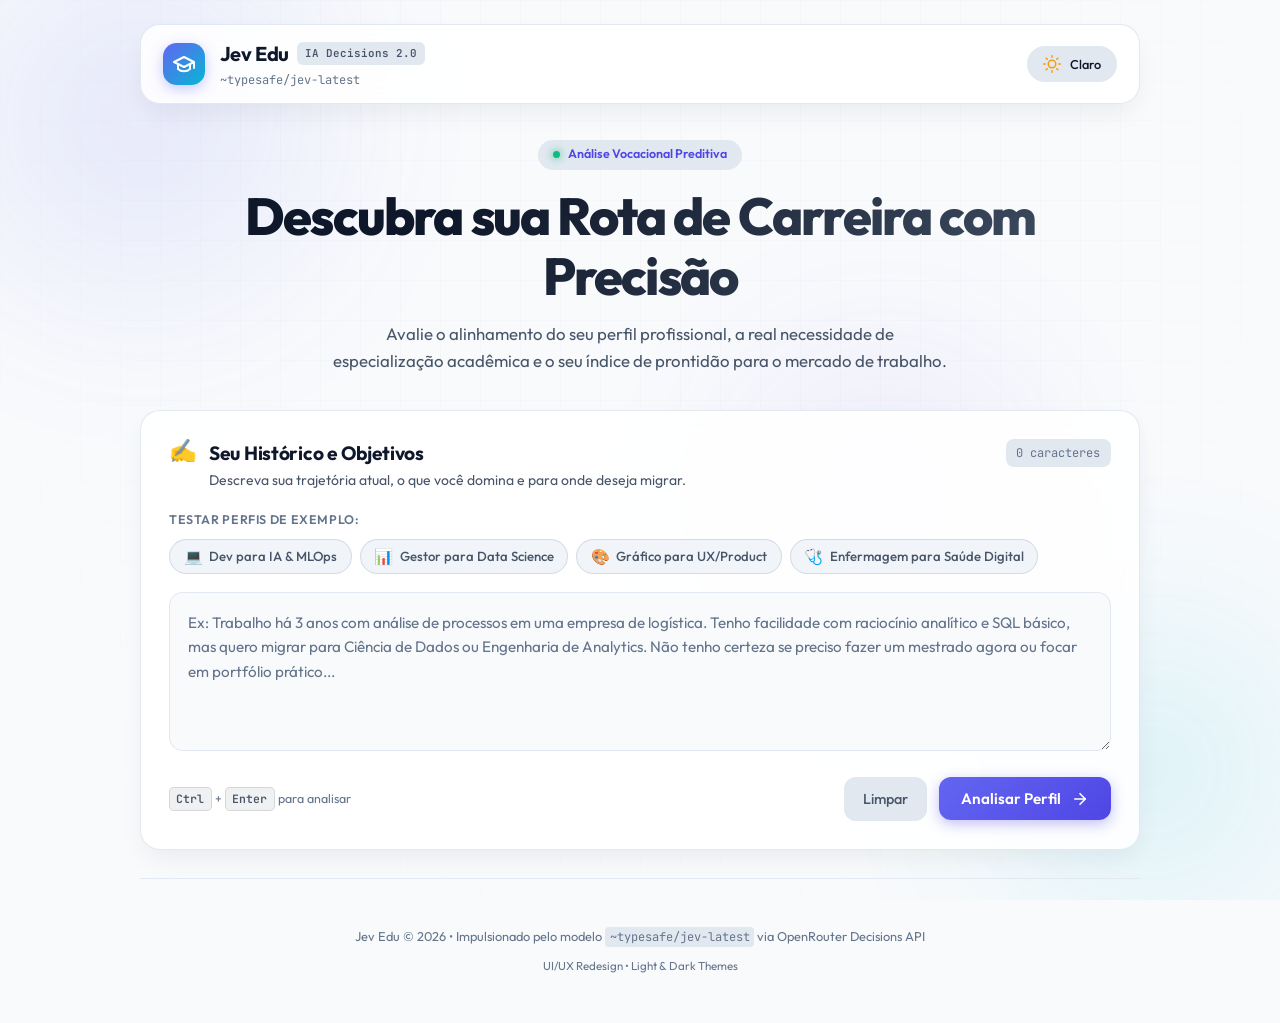
<file: edu/static/index.html>
<!DOCTYPE html>
<html lang="pt-BR" data-theme="dark">
<head>
    <meta charset="UTF-8">
    <meta name="viewport" content="width=device-width, initial-scale=1.0">
    <title>Jev Edu | Orientador Vocacional Inteligente</title>
    <meta name="description" content="Plataforma de orientação vocacional inteligente com diagnóstico preditivo de áreas de carreira, necessidade de pós-graduação e prontidão de mercado.">
    <link rel="preconnect" href="https://fonts.googleapis.com">
    <link rel="preconnect" href="https://fonts.gstatic.com" crossorigin>
    <link href="https://fonts.googleapis.com/css2?family=JetBrains+Mono:wght@400;500;600&family=Outfit:wght@300;400;500;600;700;800&display=swap" rel="stylesheet">
    <link rel="stylesheet" href="styles.css">
</head>
<body>
    <!-- Ambient glowing backgrounds for depth -->
    <div class="ambient-glow" aria-hidden="true">
        <div class="glow-orb orb-primary"></div>
        <div class="glow-orb orb-secondary"></div>
        <div class="glow-orb orb-accent"></div>
        <div class="glow-grid"></div>
    </div>

    <!-- Main App Container -->
    <div class="app-layout">
        <!-- Top Navigation Bar -->
        <nav class="navbar glass-surface">
            <div class="nav-brand">
                <div class="brand-badge">
                    <svg class="brand-icon" viewBox="0 0 24 24" fill="none" stroke="currentColor" stroke-width="2" stroke-linecap="round" stroke-linejoin="round">
                        <path d="M22 10v6M2 10l10-5 10 5-10 5z"/>
                        <path d="M6 12v5c3 3 9 3 12 0v-5"/>
                    </svg>
                </div>
                <div class="brand-info">
                    <div class="brand-title-row">
                        <span class="brand-title">Jev Edu</span>
                        <span class="version-tag">IA Decisions 2.0</span>
                    </div>
                    <span class="brand-model">~typesafe/jev-latest</span>
                </div>
            </div>

            <div class="nav-actions">
                <div class="theme-switch-wrapper">
                    <button id="theme-toggle" class="theme-toggle-btn" aria-label="Alternar tema entre claro e escuro" title="Alternar tema (Claro / Escuro)">
                        <div class="theme-icon-container">
                            <!-- Sun Icon -->
                            <svg class="theme-icon sun-icon" viewBox="0 0 24 24" fill="none" stroke="currentColor" stroke-width="2" stroke-linecap="round" stroke-linejoin="round">
                                <circle cx="12" cy="12" r="5"></circle>
                                <line x1="12" y1="1" x2="12" y2="3"></line>
                                <line x1="12" y1="21" x2="12" y2="23"></line>
                                <line x1="4.22" y1="4.22" x2="5.64" y2="5.64"></line>
                                <line x1="18.36" y1="18.36" x2="19.78" y2="19.78"></line>
                                <line x1="1" y1="12" x2="3" y2="12"></line>
                                <line x1="21" y1="12" x2="23" y2="12"></line>
                                <line x1="4.22" y1="19.78" x2="5.64" y2="18.36"></line>
                                <line x1="18.36" y1="5.64" x2="19.78" y2="4.22"></line>
                            </svg>
                            <!-- Moon Icon -->
                            <svg class="theme-icon moon-icon" viewBox="0 0 24 24" fill="none" stroke="currentColor" stroke-width="2" stroke-linecap="round" stroke-linejoin="round">
                                <path d="M21 12.79A9 9 0 1 1 11.21 3 7 7 0 0 0 21 12.79z"></path>
                            </svg>
                        </div>
                        <span class="theme-label" id="theme-text">Escuro</span>
                    </button>
                </div>
            </div>
        </nav>

        <!-- Main Content -->
        <main class="main-content">
            <!-- Hero Header -->
            <header class="hero-header">
                <div class="hero-badge">
                    <span class="pulse-dot"></span>
                    <span>Análise Vocacional Preditiva</span>
                </div>
                <h1 class="hero-title">Descubra sua Rota de Carreira com Precisão</h1>
                <p class="hero-subtitle">
                    Avalie o alinhamento do seu perfil profissional, a real necessidade de especialização acadêmica e o seu índice de prontidão para o mercado de trabalho.
                </p>
            </header>

            <!-- Input Card -->
            <section class="card input-card glass-surface" aria-labelledby="input-title">
                <div class="card-header">
                    <div class="section-heading">
                        <span class="heading-icon">✍️</span>
                        <div>
                            <h2 id="input-title" class="section-title">Seu Histórico e Objetivos</h2>
                            <p class="section-description">Descreva sua trajetória atual, o que você domina e para onde deseja migrar.</p>
                        </div>
                    </div>
                    <div class="char-count-wrapper">
                        <span id="char-counter" class="mono-badge">0 caracteres</span>
                    </div>
                </div>

                <!-- Example Chips -->
                <div class="presets-container">
                    <span class="presets-label">Testar perfis de exemplo:</span>
                    <div class="presets-chips">
                        <button type="button" class="preset-chip" data-preset="tech">
                            <span class="chip-icon">💻</span> Dev para IA & MLOps
                        </button>
                        <button type="button" class="preset-chip" data-preset="data">
                            <span class="chip-icon">📊</span> Gestor para Data Science
                        </button>
                        <button type="button" class="preset-chip" data-preset="design">
                            <span class="chip-icon">🎨</span> Gráfico para UX/Product
                        </button>
                        <button type="button" class="preset-chip" data-preset="health">
                            <span class="chip-icon">🩺</span> Enfermagem para Saúde Digital
                        </button>
                    </div>
                </div>

                <!-- Profile Textarea -->
                <div class="textarea-wrapper">
                    <textarea 
                        id="profile-input" 
                        rows="5" 
                        placeholder="Ex: Trabalho há 3 anos com análise de processos em uma empresa de logística. Tenho facilidade com raciocínio analítico e SQL básico, mas quero migrar para Ciência de Dados ou Engenharia de Analytics. Não tenho certeza se preciso fazer um mestrado agora ou focar em portfólio prático..."
                        aria-label="Descrição do seu perfil profissional e objetivos"></textarea>
                </div>

                <!-- Input Footer Controls -->
                <div class="input-card-footer">
                    <div class="footer-hints">
                        <span class="shortcut-hint"><kbd>Ctrl</kbd> + <kbd>Enter</kbd> para analisar</span>
                    </div>
                    <div class="footer-actions">
                        <button type="button" id="clear-btn" class="secondary-btn" title="Limpar campo de texto">
                            Limpar
                        </button>
                        <button type="button" id="analyze-btn" class="primary-btn">
                            <span class="btn-text">Analisar Perfil</span>
                            <span class="btn-spinner hidden" aria-hidden="true"></span>
                            <svg class="btn-arrow-icon" viewBox="0 0 24 24" fill="none" stroke="currentColor" stroke-width="2.2" stroke-linecap="round" stroke-linejoin="round">
                                <line x1="5" y1="12" x2="19" y2="12"></line>
                                <polyline points="12 5 19 12 12 19"></polyline>
                            </svg>
                        </button>
                    </div>
                </div>
            </section>

            <!-- Loading State -->
            <section id="loading-state" class="card loading-card glass-surface hidden" aria-live="polite">
                <div class="loading-visual">
                    <div class="radar-spinner">
                        <div class="radar-circle"></div>
                        <div class="radar-scan"></div>
                        <span class="radar-core-icon">🎓</span>
                    </div>
                </div>
                <div class="loading-details">
                    <h3 class="loading-title" id="loading-status-text">Processando seu histórico profissional...</h3>
                    <p class="loading-subtitle">O modelo Jev Decisions está calculando as probabilidades e analisando critérios de pós-graduação.</p>
                    <div class="loading-progress-bar">
                        <div class="loading-progress-fill"></div>
                    </div>
                    <div class="loading-steps">
                        <span class="step-pill active" id="step-1">1. Vetorização</span>
                        <span class="step-pill" id="step-2">2. Áreas Vocacionais</span>
                        <span class="step-pill" id="step-3">3. Métricas Jev</span>
                    </div>
                </div>
            </section>

            <!-- Error State -->
            <div id="error-message" class="card error-card glass-surface hidden" role="alert">
                <div class="error-icon-box">
                    <svg viewBox="0 0 24 24" fill="none" stroke="currentColor" stroke-width="2" stroke-linecap="round" stroke-linejoin="round">
                        <circle cx="12" cy="12" r="10"></circle>
                        <line x1="12" y1="8" x2="12" y2="12"></line>
                        <line x1="12" y1="16" x2="12.01" y2="16"></line>
                    </svg>
                </div>
                <div class="error-content">
                    <h4 class="error-title">Não foi possível concluir a análise</h4>
                    <p id="error-text" class="error-text">Ocorreu um erro ao comunicar com a API do servidor.</p>
                    <div class="error-actions" id="error-actions-box">
                        <button type="button" id="use-mock-btn" class="mock-btn">
                            ⚡ Usar Simulação Demonstrativa (Offline)
                        </button>
                    </div>
                </div>
            </div>

            <!-- Results Section -->
            <section id="results-section" class="results-container hidden" aria-labelledby="results-title">
                <!-- Results Header Bar -->
                <div class="results-top-bar glass-surface">
                    <div class="results-status">
                        <div class="status-indicator"></div>
                        <div>
                            <h2 id="results-title" class="results-main-title">Diagnóstico Vocacional Concluído</h2>
                            <p class="results-timestamp" id="results-timestamp">Gerado agora via Jev Decisions</p>
                        </div>
                    </div>
                    <div class="results-actions">
                        <button type="button" id="copy-summary-btn" class="secondary-btn action-sm-btn" title="Copiar diagnóstico para a área de transferência">
                            <svg viewBox="0 0 24 24" fill="none" stroke="currentColor" stroke-width="2" stroke-linecap="round" stroke-linejoin="round" class="btn-icon-svg">
                                <rect x="9" y="9" width="13" height="13" rx="2" ry="2"></rect>
                                <path d="M5 15H4a2 2 0 0 1-2-2V4a2 2 0 0 1 2-2h9a2 2 0 0 1 2 2v1"></path>
                            </svg>
                            <span>Copiar Relatório</span>
                        </button>
                        <button type="button" id="new-analysis-btn" class="secondary-btn action-sm-btn" title="Iniciar nova consulta">
                            <svg viewBox="0 0 24 24" fill="none" stroke="currentColor" stroke-width="2" stroke-linecap="round" stroke-linejoin="round" class="btn-icon-svg">
                                <path d="M3 12a9 9 0 0 1 15-6.7L21 8"></path>
                                <path d="M21 3v5h-5"></path>
                                <path d="M21 12a9 9 0 0 1-15 6.7L3 16"></path>
                                <path d="M3 21v-5h5"></path>
                            </svg>
                            <span>Nova Consulta</span>
                        </button>
                    </div>
                </div>

                <!-- 3 Pillars Grid -->
                <div class="results-grid">
                    <!-- Card 1: Carreira Recomendada -->
                    <div class="result-card glass-surface card-highlight" id="card-career">
                        <div class="result-card-header">
                            <div class="metric-label-group">
                                <span class="metric-badge">Métrica: Choice</span>
                                <h3 class="metric-title">Área Vocacional Recomendada</h3>
                            </div>
                            <div class="area-badge-icon" id="res-area-icon">🎯</div>
                        </div>

                        <div class="result-card-body">
                            <div class="career-focus-banner">
                                <span class="focus-lead">Direcionamento Principal:</span>
                                <h4 id="res-area-main" class="career-main-title">Tecnologia</h4>
                                <span class="career-match-pill" id="res-area-confidence">Alta Compatibilidade</span>
                            </div>

                            <div class="prob-distribution">
                                <div class="distribution-header">
                                    <span class="sub-label">Distribuição de Probabilidades</span>
                                    <span class="sub-label-dim">Classificação Jev</span>
                                </div>
                                <div class="prob-list" id="res-area-probs">
                                    <!-- Dynamic items rendered via script.js -->
                                </div>
                            </div>
                        </div>
                    </div>

                    <!-- Card 2: Necessidade de Pós-Graduação (Noul) -->
                    <div class="result-card glass-surface" id="card-postgrad">
                        <div class="result-card-header">
                            <div class="metric-label-group">
                                <span class="metric-badge">Métrica: Noul (0 - 1)</span>
                                <h3 class="metric-title">Necessidade de Pós-Graduação</h3>
                            </div>
                            <div class="metric-icon-box">📚</div>
                        </div>

                        <div class="result-card-body align-center">
                            <!-- High-Precision Gauge -->
                            <div class="gauge-card-wrapper">
                                <div class="gauge-box">
                                    <svg viewBox="0 0 200 115" class="precision-gauge" aria-hidden="true">
                                        <!-- Gradient Definition -->
                                        <defs>
                                            <linearGradient id="gaugeGradient" x1="0%" y1="0%" x2="100%" y2="0%">
                                                <stop offset="0%" stop-color="#10b981" />
                                                <stop offset="50%" stop-color="#f59e0b" />
                                                <stop offset="100%" stop-color="#ef4444" />
                                            </linearGradient>
                                        </defs>
                                        <!-- Background Arc -->
                                        <path class="gauge-track" d="M 20 100 A 80 80 0 0 1 180 100" />
                                        <!-- Progress Arc (circumference approx 251.3) -->
                                        <path id="postgrad-gauge" class="gauge-indicator" d="M 20 100 A 80 80 0 0 1 180 100" />
                                    </svg>
                                    <div class="gauge-center-stat">
                                        <span id="res-postgrad-pct" class="gauge-percentage-number mono-font">0%</span>
                                        <span id="res-postgrad-badge" class="level-indicator-pill">Calculando</span>
                                    </div>
                                </div>
                            </div>

                            <div class="recommendation-box">
                                <p id="res-postgrad-text" class="recommendation-narrative">
                                    Avaliando relevância de mestrado, pós ou especialização...
                                </p>
                            </div>
                        </div>
                    </div>

                    <!-- Card 3: Nível de Prontidão (Score) -->
                    <div class="result-card glass-surface" id="card-readiness">
                        <div class="result-card-header">
                            <div class="metric-label-group">
                                <span class="metric-badge">Métrica: Score (0.00 - 1.00)</span>
                                <h3 class="metric-title">Prontidão para o Mercado</h3>
                            </div>
                            <div class="metric-icon-box">🚀</div>
                        </div>

                        <div class="result-card-body align-center">
                            <div class="score-display-wrapper">
                                <div class="score-number-row">
                                    <span id="res-readiness-val" class="score-number mono-font">0.00</span>
                                    <span class="score-max mono-font">/ 1.00</span>
                                </div>
                                <span id="res-readiness-badge" class="level-indicator-pill readiness-pill">Avaliando</span>
                            </div>

                            <!-- Stepped Progress Bar -->
                            <div class="progress-bar-module">
                                <div class="progress-track">
                                    <div id="readiness-bar" class="progress-fill" style="width: 0%"></div>
                                </div>
                                <div class="progress-labels">
                                    <span>Transição Inicial</span>
                                    <span>Intermediário</span>
                                    <span>Mercado Pronto</span>
                                </div>
                            </div>

                            <div class="recommendation-box">
                                <p id="res-readiness-text" class="recommendation-narrative">
                                    Calculando alinhamento prático de competências...
                                </p>
                            </div>
                        </div>
                    </div>
                </div>

                <!-- Card 4: Plano de Ação Estratégico -->
                <div class="card strategic-roadmap glass-surface">
                    <div class="roadmap-header">
                        <div class="roadmap-title-row">
                            <span class="roadmap-icon">🧭</span>
                            <div>
                                <h3 class="roadmap-title">Plano de Ação Estratégico Recomendado</h3>
                                <p class="roadmap-subtitle">Diretrizes sintetizadas pela IA para acelerar sua trajetória profissional</p>
                            </div>
                        </div>
                        <span class="roadmap-tag">Roadmap Jev</span>
                    </div>
                    <div class="roadmap-grid" id="roadmap-items">
                        <div class="roadmap-step">
                            <div class="step-number">01</div>
                            <div class="step-content">
                                <h4 class="step-title" id="action-title-1">Foco de Aprendizado Imediato</h4>
                                <p class="step-text" id="action-desc-1">Aprofunde-se nas ferramentas nucleares da sua área vocacional prioritária.</p>
                            </div>
                        </div>
                        <div class="roadmap-step">
                            <div class="step-number">02</div>
                            <div class="step-content">
                                <h4 class="step-title" id="action-title-2">Estratégia de Especialização</h4>
                                <p class="step-text" id="action-desc-2">Equilibre formações práticas com títulos formais conforme o índice de pós-graduação indicado.</p>
                            </div>
                        </div>
                        <div class="roadmap-step">
                            <div class="step-number">03</div>
                            <div class="step-content">
                                <h4 class="step-title" id="action-title-3">Posicionamento de Mercado</h4>
                                <p class="step-text" id="action-desc-3">Construa evidências concretas de entrega alinhadas ao seu nível de preparo.</p>
                            </div>
                        </div>
                    </div>
                </div>
            </section>
        </main>

        <!-- Footer -->
        <footer class="app-footer">
            <div class="footer-inner">
                <p>Jev Edu &copy; 2026 &bull; Impulsionado pelo modelo <code>~typesafe/jev-latest</code> via OpenRouter Decisions API</p>
                <div class="footer-links">
                    <span class="footer-badge">UI/UX Redesign &bull; Light & Dark Themes</span>
                </div>
            </div>
        </footer>
    </div>

    <!-- Floating Toast Notification -->
    <div id="toast-notification" class="toast-box hidden" role="status" aria-live="polite">
        <div class="toast-icon">✓</div>
        <span id="toast-message" class="toast-text">Notificação</span>
    </div>

    <script src="script.js"></script>
</body>
</html>
</file>
<file: edu/static/styles.css>
/* ==========================================================================
   JEV EDU - DESIGN SYSTEM & THEME TOKENS
   Modern Dark & Light Mode Theme Engine
   Crafted with Emil Kowalski Design Engineering & Accessibility Standards
   ========================================================================== */

/* --------------------------------------------------------------------------
   Theme Variables
   -------------------------------------------------------------------------- */
:root {
    /* Base Color Hues */
    --font-sans: 'Outfit', -apple-system, BlinkMacSystemFont, 'Segoe UI', Roboto, sans-serif;
    --font-mono: 'JetBrains Mono', ui-monospace, SFMono-Regular, Menlo, monospace;
    
    /* Functional Accents */
    --accent-indigo: #6366f1;
    --accent-indigo-hover: #4f46e5;
    --accent-cyan: #06b6d4;
    --accent-cyan-hover: #0891b2;
    --accent-violet: #8b5cf6;
    --status-success: #10b981;
    --status-warning: #f59e0b;
    --status-danger: #ef4444;

    /* Transition timings */
    --ease-out-spring: cubic-bezier(0.23, 1, 0.32, 1);
    --ease-smooth: cubic-bezier(0.16, 1, 0.3, 1);
    --duration-fast: 160ms;
    --duration-normal: 240ms;
    --duration-slow: 400ms;
}

/* --------------------------------------------------------------------------
   DARK THEME (Default)
   -------------------------------------------------------------------------- */
:root[data-theme="dark"],
:root:not([data-theme="light"]) {
    --color-scheme: dark;
    --bg-canvas: #090d16;
    --bg-canvas-subtle: #0d1322;
    --text-primary: #f8fafc;
    --text-secondary: #94a3b8;
    --text-muted: #64748b;
    
    /* Surfaces */
    --surface-glass: rgba(15, 23, 42, 0.72);
    --surface-glass-hover: rgba(22, 32, 56, 0.82);
    --surface-solid: #111827;
    --surface-nested: rgba(8, 14, 26, 0.65);
    --surface-contrast: #1e293b;
    
    /* Borders & Outlines */
    --border-subtle: rgba(255, 255, 255, 0.08);
    --border-medium: rgba(255, 255, 255, 0.14);
    --border-active: rgba(99, 102, 241, 0.6);
    --border-glow: rgba(99, 102, 241, 0.25);
    
    /* Shadows */
    --shadow-sm: 0 2px 8px rgba(0, 0, 0, 0.3);
    --shadow-md: 0 12px 32px -8px rgba(0, 0, 0, 0.45);
    --shadow-lg: 0 24px 48px -12px rgba(0, 0, 0, 0.6);
    --shadow-glow: 0 0 30px -5px rgba(99, 102, 241, 0.25);
    
    /* Badges & Chips */
    --chip-bg: rgba(30, 41, 59, 0.7);
    --chip-border: rgba(255, 255, 255, 0.1);
    --chip-hover-bg: rgba(45, 60, 88, 0.85);
    --kbd-bg: rgba(255, 255, 255, 0.08);
    --kbd-border: rgba(255, 255, 255, 0.15);

    /* Orb background intensities */
    --orb-opacity: 0.35;
    --grid-opacity: 0.06;
}

/* --------------------------------------------------------------------------
   LIGHT THEME
   -------------------------------------------------------------------------- */
:root[data-theme="light"] {
    --color-scheme: light;
    --bg-canvas: #f8fafc;
    --bg-canvas-subtle: #f1f5f9;
    --text-primary: #0f172a;
    --text-secondary: #475569;
    --text-muted: #64748b;
    
    /* Surfaces */
    --surface-glass: rgba(255, 255, 255, 0.88);
    --surface-glass-hover: rgba(255, 255, 255, 0.98);
    --surface-solid: #ffffff;
    --surface-nested: rgba(248, 250, 252, 0.9);
    --surface-contrast: #e2e8f0;
    
    /* Borders & Outlines */
    --border-subtle: rgba(226, 232, 240, 0.95);
    --border-medium: rgba(203, 213, 225, 0.9);
    --border-active: rgba(79, 70, 229, 0.6);
    --border-glow: rgba(79, 70, 229, 0.18);
    
    /* Shadows */
    --shadow-sm: 0 2px 6px rgba(15, 23, 42, 0.04);
    --shadow-md: 0 12px 28px -6px rgba(15, 23, 42, 0.07);
    --shadow-lg: 0 24px 48px -12px rgba(15, 23, 42, 0.1);
    --shadow-glow: 0 0 30px -5px rgba(99, 102, 241, 0.12);
    
    /* Badges & Chips */
    --chip-bg: rgba(241, 245, 249, 0.95);
    --chip-border: rgba(203, 213, 225, 0.8);
    --chip-hover-bg: #e2e8f0;
    --kbd-bg: rgba(15, 23, 42, 0.06);
    --kbd-border: rgba(15, 23, 42, 0.12);

    /* Orb background intensities */
    --orb-opacity: 0.18;
    --grid-opacity: 0.035;
}

/* --------------------------------------------------------------------------
   Reset & Base Styles
   -------------------------------------------------------------------------- */
*, *::before, *::after {
    box-sizing: border-box;
    margin: 0;
    padding: 0;
}

html {
    font-size: 16px;
    color-scheme: var(--color-scheme);
    scroll-behavior: smooth;
    -webkit-text-size-adjust: 100%;
}

body {
    font-family: var(--font-sans);
    background-color: var(--bg-canvas);
    color: var(--text-primary);
    min-height: 100dvh;
    line-height: 1.5;
    overflow-x: hidden;
    position: relative;
    transition: background-color var(--duration-normal) ease, color var(--duration-normal) ease;
}

/* Monospace Utility */
.mono-font, .mono-badge {
    font-family: var(--font-mono);
}

/* --------------------------------------------------------------------------
   Ambient Depth Background (Animated Orbs & Subtle Grid)
   -------------------------------------------------------------------------- */
.ambient-glow {
    position: fixed;
    top: 0;
    left: 0;
    width: 100vw;
    height: 100vh;
    z-index: 0;
    pointer-events: none;
    overflow: hidden;
}

.glow-orb {
    position: absolute;
    border-radius: 50%;
    filter: blur(90px);
    opacity: var(--orb-opacity);
    will-change: transform;
    animation: drift 22s infinite alternate ease-in-out;
}

.orb-primary {
    width: 480px;
    height: 480px;
    background: radial-gradient(circle, var(--accent-indigo) 0%, transparent 70%);
    top: -120px;
    left: -100px;
}

.orb-secondary {
    width: 420px;
    height: 420px;
    background: radial-gradient(circle, var(--accent-cyan) 0%, transparent 70%);
    bottom: -80px;
    right: -80px;
    animation-delay: -7s;
}

.orb-accent {
    width: 360px;
    height: 360px;
    background: radial-gradient(circle, var(--accent-violet) 0%, transparent 70%);
    top: 35%;
    left: 55%;
    animation-delay: -14s;
}

.glow-grid {
    position: absolute;
    inset: 0;
    background-image: linear-gradient(to right, rgba(148, 163, 184, var(--grid-opacity)) 1px, transparent 1px),
                      linear-gradient(to bottom, rgba(148, 163, 184, var(--grid-opacity)) 1px, transparent 1px);
    background-size: 40px 40px;
    mask-image: radial-gradient(ellipse at 50% 25%, black 40%, transparent 85%);
    -webkit-mask-image: radial-gradient(ellipse at 50% 25%, black 40%, transparent 85%);
}

@keyframes drift {
    0% { transform: translate(0, 0) scale(1); }
    50% { transform: translate(45px, 35px) scale(1.08); }
    100% { transform: translate(-30px, 50px) scale(0.96); }
}

/* --------------------------------------------------------------------------
   Layout Structure
   -------------------------------------------------------------------------- */
.app-layout {
    position: relative;
    z-index: 1;
    display: flex;
    flex-direction: column;
    min-height: 100dvh;
    max-width: 1040px;
    margin: 0 auto;
    padding: 1.5rem 1.25rem 3rem;
}

/* --------------------------------------------------------------------------
   Surfaces & Glassmorphism
   -------------------------------------------------------------------------- */
.glass-surface {
    background-color: var(--surface-glass);
    backdrop-filter: blur(16px);
    -webkit-backdrop-filter: blur(16px);
    border: 1px solid var(--border-subtle);
    border-radius: 1.25rem;
    box-shadow: var(--shadow-md);
    transition: background-color var(--duration-normal) ease, 
                border-color var(--duration-normal) ease, 
                box-shadow var(--duration-normal) ease;
}

/* --------------------------------------------------------------------------
   Navbar
   -------------------------------------------------------------------------- */
.navbar {
    display: flex;
    align-items: center;
    justify-content: space-between;
    padding: 0.85rem 1.4rem;
    margin-bottom: 2.25rem;
}

.nav-brand {
    display: flex;
    align-items: center;
    gap: 0.9rem;
}

.brand-badge {
    display: flex;
    align-items: center;
    justify-content: center;
    width: 42px;
    height: 42px;
    background: linear-gradient(135deg, var(--accent-indigo), var(--accent-cyan));
    color: #ffffff;
    border-radius: 0.85rem;
    box-shadow: 0 4px 14px rgba(99, 102, 241, 0.35);
}

.brand-icon {
    width: 24px;
    height: 24px;
}

.brand-info {
    display: flex;
    flex-direction: column;
    gap: 0.15rem;
}

.brand-title-row {
    display: flex;
    align-items: center;
    gap: 0.5rem;
}

.brand-title {
    font-size: 1.25rem;
    font-weight: 700;
    letter-spacing: -0.02em;
    color: var(--text-primary);
}

.version-tag {
    font-size: 0.68rem;
    font-weight: 600;
    font-family: var(--font-mono);
    padding: 0.15rem 0.45rem;
    background-color: var(--surface-contrast);
    color: var(--text-secondary);
    border-radius: 0.375rem;
    border: 1px solid var(--border-subtle);
}

.brand-model {
    font-size: 0.75rem;
    font-family: var(--font-mono);
    color: var(--text-muted);
}

/* Theme Toggle Button */
.theme-switch-wrapper {
    display: flex;
    align-items: center;
}

.theme-toggle-btn {
    display: inline-flex;
    align-items: center;
    gap: 0.6rem;
    padding: 0.5rem 0.9rem;
    background-color: var(--surface-contrast);
    border: 1px solid var(--border-subtle);
    border-radius: 2rem;
    color: var(--text-primary);
    font-family: var(--font-sans);
    font-size: 0.85rem;
    font-weight: 500;
    cursor: pointer;
    user-select: none;
    transition: transform var(--duration-fast) var(--ease-out-spring),
                background-color var(--duration-normal) ease,
                border-color var(--duration-normal) ease;
}

.theme-toggle-btn:hover {
    border-color: var(--border-medium);
}

.theme-toggle-btn:active {
    transform: scale(0.96);
}

.theme-icon-container {
    position: relative;
    width: 18px;
    height: 18px;
}

.theme-icon {
    position: absolute;
    inset: 0;
    width: 18px;
    height: 18px;
    transition: transform var(--duration-normal) var(--ease-out-spring), opacity var(--duration-fast) ease;
}

/* Dark mode: show moon, hide sun */
:root[data-theme="dark"] .sun-icon,
:root:not([data-theme="light"]) .sun-icon {
    opacity: 0;
    transform: rotate(45deg) scale(0.7);
}

:root[data-theme="dark"] .moon-icon,
:root:not([data-theme="light"]) .moon-icon {
    opacity: 1;
    transform: rotate(0) scale(1);
    color: var(--accent-cyan);
}

/* Light mode: show sun, hide moon */
:root[data-theme="light"] .sun-icon {
    opacity: 1;
    transform: rotate(0) scale(1);
    color: #f59e0b;
}

:root[data-theme="light"] .moon-icon {
    opacity: 0;
    transform: rotate(-45deg) scale(0.7);
}

.theme-label {
    font-size: 0.8rem;
    font-weight: 500;
}

/* --------------------------------------------------------------------------
   Hero Header
   -------------------------------------------------------------------------- */
.hero-header {
    text-align: center;
    margin-bottom: 2.25rem;
    padding: 0 1rem;
}

.hero-badge {
    display: inline-flex;
    align-items: center;
    gap: 0.55rem;
    padding: 0.3rem 0.85rem;
    background-color: var(--surface-contrast);
    border: 1px solid var(--border-subtle);
    border-radius: 2rem;
    font-size: 0.78rem;
    font-weight: 600;
    color: var(--accent-indigo);
    margin-bottom: 1.1rem;
}

:root[data-theme="light"] .hero-badge {
    color: var(--accent-indigo-hover);
}

.pulse-dot {
    width: 7px;
    height: 7px;
    border-radius: 50%;
    background-color: var(--status-success);
    box-shadow: 0 0 8px var(--status-success);
    animation: pulse 2s infinite;
}

@keyframes pulse {
    0% { transform: scale(0.9); opacity: 0.7; }
    50% { transform: scale(1.3); opacity: 1; }
    100% { transform: scale(0.9); opacity: 0.7; }
}

.hero-title {
    font-size: clamp(2rem, 4vw + 1rem, 3.25rem);
    font-weight: 800;
    letter-spacing: -0.035em;
    line-height: 1.15;
    margin-bottom: 0.85rem;
    background: linear-gradient(135deg, var(--text-primary) 30%, var(--text-secondary) 100%);
    -webkit-background-clip: text;
    -webkit-text-fill-color: transparent;
}

.hero-subtitle {
    font-size: 1.05rem;
    font-weight: 400;
    color: var(--text-secondary);
    max-width: 620px;
    margin: 0 auto;
    line-height: 1.6;
}

/* --------------------------------------------------------------------------
   Card Components
   -------------------------------------------------------------------------- */
.card {
    border-radius: 1.25rem;
    padding: 1.75rem;
    margin-bottom: 1.75rem;
}

.card-header {
    display: flex;
    align-items: flex-start;
    justify-content: space-between;
    gap: 1rem;
    margin-bottom: 1.25rem;
}

.section-heading {
    display: flex;
    align-items: flex-start;
    gap: 0.75rem;
}

.heading-icon {
    font-size: 1.4rem;
    line-height: 1;
}

.section-title {
    font-size: 1.2rem;
    font-weight: 700;
    letter-spacing: -0.015em;
    color: var(--text-primary);
    margin-bottom: 0.2rem;
}

.section-description {
    font-size: 0.875rem;
    color: var(--text-secondary);
    line-height: 1.4;
}

.mono-badge {
    display: inline-block;
    padding: 0.25rem 0.6rem;
    background-color: var(--surface-contrast);
    border: 1px solid var(--border-subtle);
    border-radius: 0.5rem;
    font-size: 0.75rem;
    color: var(--text-muted);
}

/* --------------------------------------------------------------------------
   Presets Chips (Interactive Quick Tests)
   -------------------------------------------------------------------------- */
.presets-container {
    margin-bottom: 1.15rem;
}

.presets-label {
    display: block;
    font-size: 0.78rem;
    font-weight: 600;
    text-transform: uppercase;
    letter-spacing: 0.05em;
    color: var(--text-muted);
    margin-bottom: 0.55rem;
}

.presets-chips {
    display: flex;
    flex-wrap: wrap;
    gap: 0.5rem;
}

.preset-chip {
    display: inline-flex;
    align-items: center;
    gap: 0.4rem;
    padding: 0.45rem 0.85rem;
    background-color: var(--chip-bg);
    border: 1px solid var(--chip-border);
    border-radius: 2rem;
    color: var(--text-secondary);
    font-family: var(--font-sans);
    font-size: 0.825rem;
    font-weight: 500;
    cursor: pointer;
    transition: transform var(--duration-fast) var(--ease-out-spring),
                background-color var(--duration-fast) ease,
                border-color var(--duration-fast) ease,
                color var(--duration-fast) ease;
}

.preset-chip:hover {
    background-color: var(--chip-hover-bg);
    border-color: var(--border-medium);
    color: var(--text-primary);
    transform: translateY(-1px);
}

.preset-chip:active {
    transform: scale(0.97);
}

.chip-icon {
    font-size: 0.95rem;
}

/* --------------------------------------------------------------------------
   Textarea & Form Elements
   -------------------------------------------------------------------------- */
.textarea-wrapper {
    position: relative;
    margin-bottom: 1.25rem;
}

textarea {
    width: 100%;
    min-height: 130px;
    background-color: var(--surface-nested);
    border: 1px solid var(--border-subtle);
    border-radius: 0.875rem;
    color: var(--text-primary);
    font-family: var(--font-sans);
    font-size: 0.95rem;
    line-height: 1.6;
    padding: 1.1rem;
    resize: vertical;
    transition: border-color var(--duration-fast) ease,
                box-shadow var(--duration-fast) ease,
                background-color var(--duration-fast) ease;
}

textarea::placeholder {
    color: var(--text-muted);
}

textarea:focus {
    outline: none;
    border-color: var(--border-active);
    box-shadow: 0 0 0 3px var(--border-glow);
}

/* Input Footer */
.input-card-footer {
    display: flex;
    align-items: center;
    justify-content: space-between;
    gap: 1rem;
    flex-wrap: wrap;
}

.footer-hints {
    display: flex;
    align-items: center;
    gap: 0.5rem;
}

.shortcut-hint {
    font-size: 0.78rem;
    color: var(--text-muted);
}

kbd {
    display: inline-block;
    padding: 0.15rem 0.4rem;
    font-family: var(--font-mono);
    font-size: 0.72rem;
    font-weight: 600;
    background-color: var(--kbd-bg);
    border: 1px solid var(--kbd-border);
    border-radius: 0.3rem;
    color: var(--text-secondary);
}

.footer-actions {
    display: flex;
    align-items: center;
    gap: 0.75rem;
}

/* --------------------------------------------------------------------------
   Buttons (Emil Kowalski Tactile Spec)
   -------------------------------------------------------------------------- */
.primary-btn {
    display: inline-flex;
    align-items: center;
    justify-content: center;
    gap: 0.6rem;
    background: linear-gradient(135deg, var(--accent-indigo) 0%, var(--accent-indigo-hover) 100%);
    color: #ffffff;
    border: none;
    border-radius: 0.75rem;
    padding: 0.75rem 1.4rem;
    font-family: var(--font-sans);
    font-size: 0.95rem;
    font-weight: 600;
    cursor: pointer;
    box-shadow: 0 4px 14px rgba(79, 70, 229, 0.35);
    transition: transform var(--duration-fast) var(--ease-out-spring),
                box-shadow var(--duration-fast) ease,
                filter var(--duration-fast) ease;
}

.primary-btn:hover {
    filter: brightness(1.06);
    box-shadow: 0 6px 20px rgba(79, 70, 229, 0.45);
    transform: translateY(-1px);
}

.primary-btn:active {
    transform: scale(0.97);
}

.primary-btn:disabled {
    opacity: 0.65;
    cursor: not-allowed;
    transform: none !important;
    box-shadow: none !important;
}

.btn-arrow-icon {
    width: 18px;
    height: 18px;
    transition: transform var(--duration-fast) var(--ease-out-spring);
}

.primary-btn:hover .btn-arrow-icon {
    transform: translateX(2px);
}

.secondary-btn {
    display: inline-flex;
    align-items: center;
    justify-content: center;
    gap: 0.5rem;
    background-color: var(--surface-contrast);
    border: 1px solid var(--border-subtle);
    border-radius: 0.75rem;
    padding: 0.75rem 1.1rem;
    color: var(--text-secondary);
    font-family: var(--font-sans);
    font-size: 0.9rem;
    font-weight: 500;
    cursor: pointer;
    transition: transform var(--duration-fast) var(--ease-out-spring),
                border-color var(--duration-fast) ease,
                color var(--duration-fast) ease;
}

.secondary-btn:hover {
    border-color: var(--border-medium);
    color: var(--text-primary);
}

.secondary-btn:active {
    transform: scale(0.97);
}

.action-sm-btn {
    padding: 0.5rem 0.85rem;
    font-size: 0.825rem;
    border-radius: 0.6rem;
}

.btn-icon-svg {
    width: 15px;
    height: 15px;
}

/* --------------------------------------------------------------------------
   Loading State (Interactive Multi-Step Radar)
   -------------------------------------------------------------------------- */
.loading-card {
    display: flex;
    align-items: center;
    gap: 2rem;
    padding: 2.25rem;
    animation: fadeIn 300ms var(--ease-out-spring);
}

.loading-visual {
    flex-shrink: 0;
}

.radar-spinner {
    position: relative;
    width: 72px;
    height: 72px;
    display: flex;
    align-items: center;
    justify-content: center;
}

.radar-circle {
    position: absolute;
    inset: 0;
    border-radius: 50%;
    border: 2px dashed rgba(99, 102, 241, 0.4);
    animation: spin 8s linear infinite;
}

.radar-scan {
    position: absolute;
    inset: -4px;
    border-radius: 50%;
    border: 3px solid transparent;
    border-top-color: var(--accent-indigo);
    border-right-color: var(--accent-cyan);
    animation: spin 1.2s cubic-bezier(0.5, 0.1, 0.5, 0.9) infinite;
}

.radar-core-icon {
    font-size: 1.6rem;
    animation: floatSlow 3s ease-in-out infinite alternate;
}

.loading-details {
    flex: 1;
}

.loading-title {
    font-size: 1.15rem;
    font-weight: 700;
    color: var(--text-primary);
    margin-bottom: 0.3rem;
}

.loading-subtitle {
    font-size: 0.85rem;
    color: var(--text-secondary);
    margin-bottom: 1rem;
}

.loading-progress-bar {
    width: 100%;
    height: 6px;
    background-color: var(--surface-nested);
    border-radius: 3px;
    overflow: hidden;
    margin-bottom: 0.85rem;
}

.loading-progress-fill {
    width: 35%;
    height: 100%;
    background: linear-gradient(90deg, var(--accent-indigo), var(--accent-cyan));
    border-radius: 3px;
    animation: loadingBar 1.8s infinite ease-in-out;
}

@keyframes loadingBar {
    0% { transform: translateX(-100%); width: 30%; }
    50% { width: 60%; }
    100% { transform: translateX(350%); width: 30%; }
}

.loading-steps {
    display: flex;
    gap: 0.5rem;
    flex-wrap: wrap;
}

.step-pill {
    font-size: 0.72rem;
    font-family: var(--font-mono);
    padding: 0.2rem 0.55rem;
    background-color: var(--surface-contrast);
    border-radius: 0.35rem;
    color: var(--text-muted);
}

.step-pill.active {
    background-color: rgba(99, 102, 241, 0.15);
    color: var(--accent-indigo);
    border: 1px solid rgba(99, 102, 241, 0.3);
}

@keyframes spin {
    to { transform: rotate(360deg); }
}

@keyframes floatSlow {
    0% { transform: translateY(0); }
    100% { transform: translateY(-4px); }
}

/* --------------------------------------------------------------------------
   Error State
   -------------------------------------------------------------------------- */
.error-card {
    display: flex;
    align-items: flex-start;
    gap: 1.25rem;
    border-color: rgba(239, 68, 68, 0.35);
    background-color: rgba(239, 68, 68, 0.05);
}

.error-icon-box {
    width: 36px;
    height: 36px;
    border-radius: 50%;
    background-color: rgba(239, 68, 68, 0.15);
    color: var(--status-danger);
    display: flex;
    align-items: center;
    justify-content: center;
    flex-shrink: 0;
}

.error-icon-box svg {
    width: 20px;
    height: 20px;
}

.error-title {
    font-size: 1rem;
    font-weight: 700;
    color: var(--status-danger);
    margin-bottom: 0.25rem;
}

.error-text {
    font-size: 0.875rem;
    color: var(--text-secondary);
    margin-bottom: 0.75rem;
}

.mock-btn {
    background-color: var(--surface-contrast);
    border: 1px solid var(--border-medium);
    border-radius: 0.5rem;
    padding: 0.45rem 0.85rem;
    color: var(--text-primary);
    font-size: 0.8rem;
    font-weight: 600;
    cursor: pointer;
    transition: transform var(--duration-fast) var(--ease-out-spring), background-color var(--duration-fast) ease;
}

.mock-btn:hover {
    background-color: var(--chip-hover-bg);
}

.mock-btn:active {
    transform: scale(0.97);
}

/* --------------------------------------------------------------------------
   Results Section Layout
   -------------------------------------------------------------------------- */
.results-container {
    animation: enterResult 350ms var(--ease-out-spring);
}

@keyframes enterResult {
    from {
        opacity: 0;
        transform: translateY(12px) scale(0.98);
    }
    to {
        opacity: 1;
        transform: translateY(0) scale(1);
    }
}

.results-top-bar {
    display: flex;
    align-items: center;
    justify-content: space-between;
    gap: 1rem;
    padding: 1.1rem 1.5rem;
    margin-bottom: 1.5rem;
    flex-wrap: wrap;
}

.results-status {
    display: flex;
    align-items: center;
    gap: 0.85rem;
}

.status-indicator {
    width: 10px;
    height: 10px;
    border-radius: 50%;
    background-color: var(--status-success);
    box-shadow: 0 0 10px var(--status-success);
}

.results-main-title {
    font-size: 1.15rem;
    font-weight: 700;
    letter-spacing: -0.015em;
    color: var(--text-primary);
}

.results-timestamp {
    font-size: 0.78rem;
    font-family: var(--font-mono);
    color: var(--text-muted);
}

.results-actions {
    display: flex;
    align-items: center;
    gap: 0.6rem;
}

/* Grid System for 3 Metric Cards */
.results-grid {
    display: grid;
    grid-template-columns: 1fr;
    gap: 1.5rem;
    margin-bottom: 1.75rem;
}

@media (min-width: 860px) {
    .results-grid {
        grid-template-columns: repeat(3, 1fr);
    }
    
    .card-highlight {
        grid-column: span 1;
    }
}

/* Metric Result Card Styling */
.result-card {
    display: flex;
    flex-direction: column;
    padding: 1.6rem;
    border-radius: 1.25rem;
}

.result-card-header {
    display: flex;
    align-items: flex-start;
    justify-content: space-between;
    gap: 0.5rem;
    margin-bottom: 1.35rem;
    padding-bottom: 0.85rem;
    border-bottom: 1px solid var(--border-subtle);
}

.metric-label-group {
    display: flex;
    flex-direction: column;
    gap: 0.25rem;
}

.metric-badge {
    font-size: 0.7rem;
    font-family: var(--font-mono);
    text-transform: uppercase;
    letter-spacing: 0.04em;
    color: var(--accent-indigo);
    font-weight: 600;
}

.metric-title {
    font-size: 1rem;
    font-weight: 700;
    color: var(--text-primary);
    line-height: 1.25;
}

.area-badge-icon, .metric-icon-box {
    font-size: 1.5rem;
    line-height: 1;
}

.result-card-body {
    flex: 1;
    display: flex;
    flex-direction: column;
}

.result-card-body.align-center {
    align-items: center;
    text-align: center;
}

/* --------------------------------------------------------------------------
   Card 1: Carreira Recomendada
   -------------------------------------------------------------------------- */
.career-focus-banner {
    background-color: var(--surface-nested);
    border: 1px solid var(--border-subtle);
    border-radius: 0.875rem;
    padding: 1rem;
    margin-bottom: 1.25rem;
}

.focus-lead {
    display: block;
    font-size: 0.72rem;
    text-transform: uppercase;
    font-weight: 600;
    letter-spacing: 0.04em;
    color: var(--text-muted);
    margin-bottom: 0.2rem;
}

.career-main-title {
    font-size: 1.65rem;
    font-weight: 800;
    letter-spacing: -0.025em;
    color: var(--text-primary);
    margin-bottom: 0.35rem;
    background: linear-gradient(135deg, var(--accent-indigo), var(--accent-cyan));
    -webkit-background-clip: text;
    -webkit-text-fill-color: transparent;
}

.career-match-pill {
    display: inline-block;
    padding: 0.15rem 0.55rem;
    background-color: rgba(16, 185, 129, 0.15);
    border: 1px solid rgba(16, 185, 129, 0.3);
    color: var(--status-success);
    font-size: 0.72rem;
    font-weight: 600;
    border-radius: 1rem;
}

.prob-distribution {
    display: flex;
    flex-direction: column;
    gap: 0.65rem;
}

.distribution-header {
    display: flex;
    justify-content: space-between;
    font-size: 0.75rem;
    color: var(--text-muted);
    font-weight: 500;
    margin-bottom: 0.2rem;
}

.prob-list {
    display: flex;
    flex-direction: column;
    gap: 0.6rem;
}

.prob-item {
    display: flex;
    flex-direction: column;
    gap: 0.25rem;
}

.prob-item-header {
    display: flex;
    align-items: center;
    justify-content: space-between;
    font-size: 0.8rem;
}

.prob-name {
    font-weight: 600;
    color: var(--text-secondary);
}

.prob-item.is-top .prob-name {
    color: var(--text-primary);
}

.prob-pct {
    font-family: var(--font-mono);
    font-size: 0.78rem;
    font-weight: 600;
    color: var(--text-muted);
}

.prob-bar-track {
    width: 100%;
    height: 7px;
    background-color: var(--surface-nested);
    border-radius: 4px;
    overflow: hidden;
}

.prob-bar-fill {
    height: 100%;
    background-color: var(--accent-indigo);
    border-radius: 4px;
    transition: width 1s var(--ease-smooth);
}

.prob-item.is-top .prob-bar-fill {
    background: linear-gradient(90deg, var(--accent-indigo), var(--accent-cyan));
}

/* --------------------------------------------------------------------------
   Card 2: Gauge de Pós-Graduação (Noul)
   -------------------------------------------------------------------------- */
.gauge-card-wrapper {
    width: 100%;
    max-width: 200px;
    margin-bottom: 1rem;
}

.gauge-box {
    position: relative;
    width: 100%;
    height: auto;
}

.precision-gauge {
    width: 100%;
    display: block;
}

.gauge-track {
    fill: none;
    stroke: var(--surface-nested);
    stroke-width: 14;
    stroke-linecap: round;
}

.gauge-indicator {
    fill: none;
    stroke: url(#gaugeGradient);
    stroke-width: 14;
    stroke-linecap: round;
    stroke-dasharray: 251.3;
    stroke-dashoffset: 251.3;
    transition: stroke-dashoffset 1.4s var(--ease-smooth);
}

.gauge-center-stat {
    position: absolute;
    bottom: 0px;
    left: 50%;
    transform: translateX(-50%);
    display: flex;
    flex-direction: column;
    align-items: center;
    gap: 0.2rem;
}

.gauge-percentage-number {
    font-size: 2.25rem;
    font-weight: 800;
    line-height: 1;
    color: var(--text-primary);
}

.level-indicator-pill {
    font-size: 0.72rem;
    font-weight: 600;
    padding: 0.2rem 0.6rem;
    border-radius: 1rem;
    background-color: var(--surface-contrast);
    color: var(--text-secondary);
    border: 1px solid var(--border-subtle);
}

/* --------------------------------------------------------------------------
   Card 3: Nível de Prontidão (Score)
   -------------------------------------------------------------------------- */
.score-display-wrapper {
    display: flex;
    flex-direction: column;
    align-items: center;
    gap: 0.4rem;
    margin-bottom: 1.25rem;
}

.score-number-row {
    display: flex;
    align-items: baseline;
    gap: 0.25rem;
}

.score-number {
    font-size: 2.75rem;
    font-weight: 800;
    color: var(--text-primary);
    line-height: 1;
}

.score-max {
    font-size: 1rem;
    color: var(--text-muted);
}

.readiness-pill {
    background-color: rgba(99, 102, 241, 0.1);
    color: var(--accent-indigo);
    border-color: rgba(99, 102, 241, 0.25);
}

.progress-bar-module {
    width: 100%;
    margin-bottom: 1.25rem;
}

.progress-track {
    width: 100%;
    height: 10px;
    background-color: var(--surface-nested);
    border-radius: 5px;
    overflow: hidden;
    margin-bottom: 0.45rem;
}

.progress-fill {
    height: 100%;
    border-radius: 5px;
    background: linear-gradient(90deg, var(--status-danger) 0%, var(--status-warning) 50%, var(--status-success) 100%);
    transition: width 1.4s var(--ease-smooth);
}

.progress-labels {
    display: flex;
    justify-content: space-between;
    font-size: 0.7rem;
    color: var(--text-muted);
}

.recommendation-box {
    background-color: var(--surface-nested);
    border: 1px solid var(--border-subtle);
    border-radius: 0.75rem;
    padding: 0.85rem 1rem;
    width: 100%;
}

.recommendation-narrative {
    font-size: 0.85rem;
    line-height: 1.45;
    color: var(--text-secondary);
}

/* --------------------------------------------------------------------------
   Card 4: Strategic Roadmap
   -------------------------------------------------------------------------- */
.strategic-roadmap {
    margin-top: 0.5rem;
}

.roadmap-header {
    display: flex;
    align-items: center;
    justify-content: space-between;
    gap: 1rem;
    margin-bottom: 1.4rem;
    flex-wrap: wrap;
}

.roadmap-title-row {
    display: flex;
    align-items: center;
    gap: 0.75rem;
}

.roadmap-icon {
    font-size: 1.5rem;
}

.roadmap-title {
    font-size: 1.15rem;
    font-weight: 700;
    color: var(--text-primary);
}

.roadmap-subtitle {
    font-size: 0.825rem;
    color: var(--text-secondary);
}

.roadmap-tag {
    font-size: 0.7rem;
    font-family: var(--font-mono);
    font-weight: 600;
    padding: 0.2rem 0.55rem;
    background-color: var(--surface-contrast);
    border-radius: 0.35rem;
    color: var(--accent-indigo);
    border: 1px solid var(--border-subtle);
}

.roadmap-grid {
    display: grid;
    grid-template-columns: 1fr;
    gap: 1rem;
}

@media (min-width: 768px) {
    .roadmap-grid {
        grid-template-columns: repeat(3, 1fr);
    }
}

.roadmap-step {
    display: flex;
    gap: 0.85rem;
    padding: 1.15rem;
    background-color: var(--surface-nested);
    border: 1px solid var(--border-subtle);
    border-radius: 0.875rem;
    transition: transform var(--duration-fast) var(--ease-out-spring), border-color var(--duration-fast) ease;
}

.roadmap-step:hover {
    border-color: var(--border-medium);
    transform: translateY(-2px);
}

.step-number {
    font-family: var(--font-mono);
    font-size: 1.15rem;
    font-weight: 800;
    color: var(--accent-indigo);
    line-height: 1;
}

.step-content {
    flex: 1;
}

.step-title {
    font-size: 0.9rem;
    font-weight: 700;
    color: var(--text-primary);
    margin-bottom: 0.3rem;
}

.step-text {
    font-size: 0.8rem;
    color: var(--text-secondary);
    line-height: 1.45;
}

/* --------------------------------------------------------------------------
   App Footer
   -------------------------------------------------------------------------- */
.app-footer {
    margin-top: auto;
    padding-top: 3rem;
    text-align: center;
    border-top: 1px solid var(--border-subtle);
}

.footer-inner {
    display: flex;
    flex-direction: column;
    align-items: center;
    gap: 0.6rem;
    font-size: 0.8rem;
    color: var(--text-muted);
}

.footer-inner code {
    font-family: var(--font-mono);
    font-size: 0.75rem;
    padding: 0.1rem 0.3rem;
    background-color: var(--surface-contrast);
    border-radius: 0.25rem;
}

.footer-badge {
    font-size: 0.72rem;
    color: var(--text-muted);
}

/* --------------------------------------------------------------------------
   Toast Notification Box
   -------------------------------------------------------------------------- */
.toast-box {
    position: fixed;
    bottom: 2rem;
    right: 2rem;
    z-index: 100;
    display: inline-flex;
    align-items: center;
    gap: 0.75rem;
    padding: 0.8rem 1.25rem;
    background-color: var(--surface-solid);
    color: var(--text-primary);
    border: 1px solid var(--border-medium);
    border-radius: 0.85rem;
    box-shadow: var(--shadow-lg);
    font-size: 0.875rem;
    font-weight: 500;
    animation: toastIn 260ms var(--ease-out-spring);
    transition: opacity var(--duration-fast) ease, transform var(--duration-fast) ease;
}

.toast-box.toast-error {
    border-color: var(--status-danger);
    color: var(--status-danger);
}

.toast-icon {
    width: 20px;
    height: 20px;
    border-radius: 50%;
    background-color: rgba(16, 185, 129, 0.15);
    color: var(--status-success);
    display: flex;
    align-items: center;
    justify-content: center;
    font-weight: 700;
    font-size: 0.8rem;
}

.toast-box.toast-error .toast-icon {
    background-color: rgba(239, 68, 68, 0.15);
    color: var(--status-danger);
}

@keyframes toastIn {
    from {
        opacity: 0;
        transform: translateY(16px) scale(0.95);
    }
    to {
        opacity: 1;
        transform: translateY(0) scale(1);
    }
}

/* --------------------------------------------------------------------------
   Accessibility & Reduced Motion
   -------------------------------------------------------------------------- */
@media (prefers-reduced-motion: reduce) {
    *, *::before, *::after {
        animation-duration: 0.01ms !important;
        animation-iteration-count: 1 !important;
        transition-duration: 0.01ms !important;
        scroll-behavior: auto !important;
    }
    .glow-orb {
        animation: none !important;
    }
}

/* Utility Hidden */
.hidden {
    display: none !important;
}

@keyframes fadeIn {
    from { opacity: 0; transform: translateY(6px); }
    to { opacity: 1; transform: translateY(0); }
}
</file>
